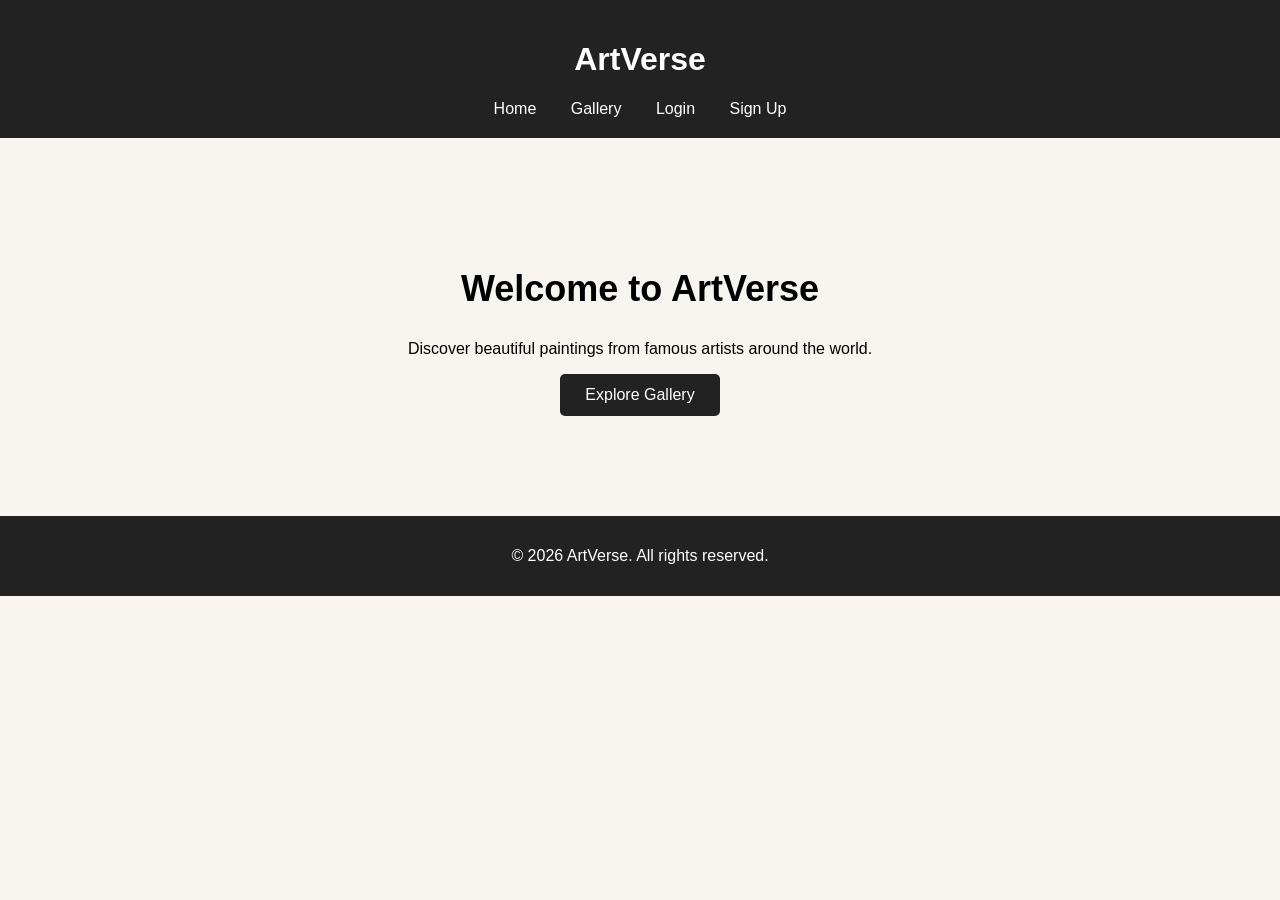
<file: index.html>
<!DOCTYPE html>
<html lang="en">
<head>
    <meta charset="UTF-8">
    <meta name="viewport" content="width=device-width, initial-scale=1.0">
    <title>ArtVerse - Home</title>
    <link rel="stylesheet" href="style.css">
</head>
<body>

    <header>
        <h1>ArtVerse</h1>
        <nav>
            <a href="index.html">Home</a>
            <a href="gallery.html">Gallery</a>
            <a href="login.html">Login</a>
            <a href="signup.html">Sign Up</a>
        </nav>
    </header>

    <main>
        <h2>Welcome to ArtVerse</h2>
        <p>Discover beautiful paintings from famous artists around the world.</p>
        <a href="gallery.html">Explore Gallery</a>
    </main>

    <footer>
        <p>&copy; 2026 ArtVerse. All rights reserved.</p>
    </footer>

</body>
</html>
</file>
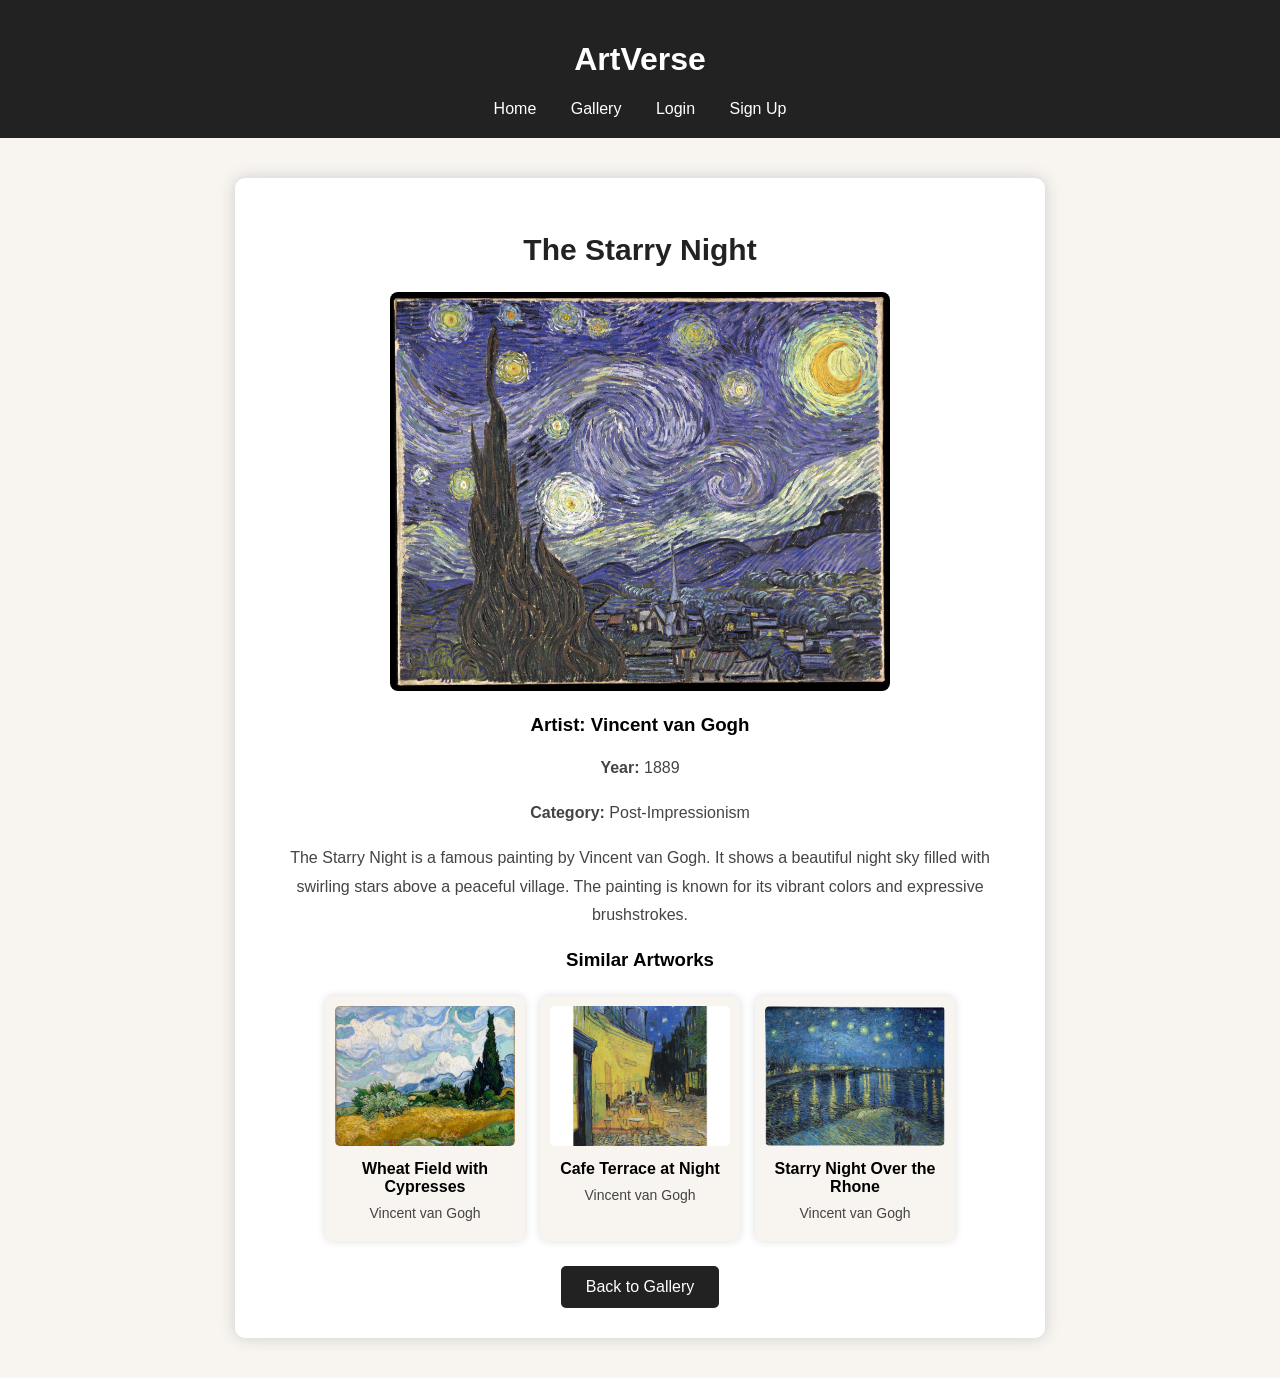
<file: art1.html>
<!DOCTYPE html>
<html lang="en">
<head>
    <meta charset="UTF-8">
    <meta name="viewport" content="width=device-width, initial-scale=1.0">
    <title>Starry Night - ArtVerse</title>
    <link rel="stylesheet" href="style.css">
</head>
<body>

<header>
    <h1>ArtVerse</h1>
    <nav>
        <a href="index.html">Home</a>
        <a href="gallery.html">Gallery</a>
        <a href="login.html">Login</a>
        <a href="signup.html">Sign Up</a>
    </nav>
</header>

<div class="art-details">
    <h2>The Starry Night</h2>
    <img src="images/starrynight.jpeg" alt="The Starry Night">

    <h3>Artist: Vincent van Gogh</h3>
    <p><b>Year:</b> 1889</p>
    <p><b>Category:</b> Post-Impressionism</p>

    <p>
        The Starry Night is a famous painting by Vincent van Gogh.
        It shows a beautiful night sky filled with swirling stars
        above a peaceful village. The painting is known for its
        vibrant colors and expressive brushstrokes.
    </p>

    
<h3>Similar Artworks</h3>

<div class="similar-gallery">

    <div class="similar-card">
        <img src="images/wheat.jpeg" alt="Wheat Field with Cypresses">
        <h4>Wheat Field with Cypresses</h4>
        <p>Vincent van Gogh</p>
    </div>

    <div class="similar-card">
        <img src="images/cafe.jpeg" alt="Cafe Terrace at Night">
        <h4>Cafe Terrace at Night</h4>
        <p>Vincent van Gogh</p>
    </div>

    <div class="similar-card">
        <img src="images/rhone.jpeg" alt="Starry Night Over the Rhone">
        <h4>Starry Night Over the Rhone</h4>
        <p>Vincent van Gogh</p>
    </div>

</div>


    <a href="gallery.html">Back to Gallery</a>
</div>

</body>
</html>
</file>
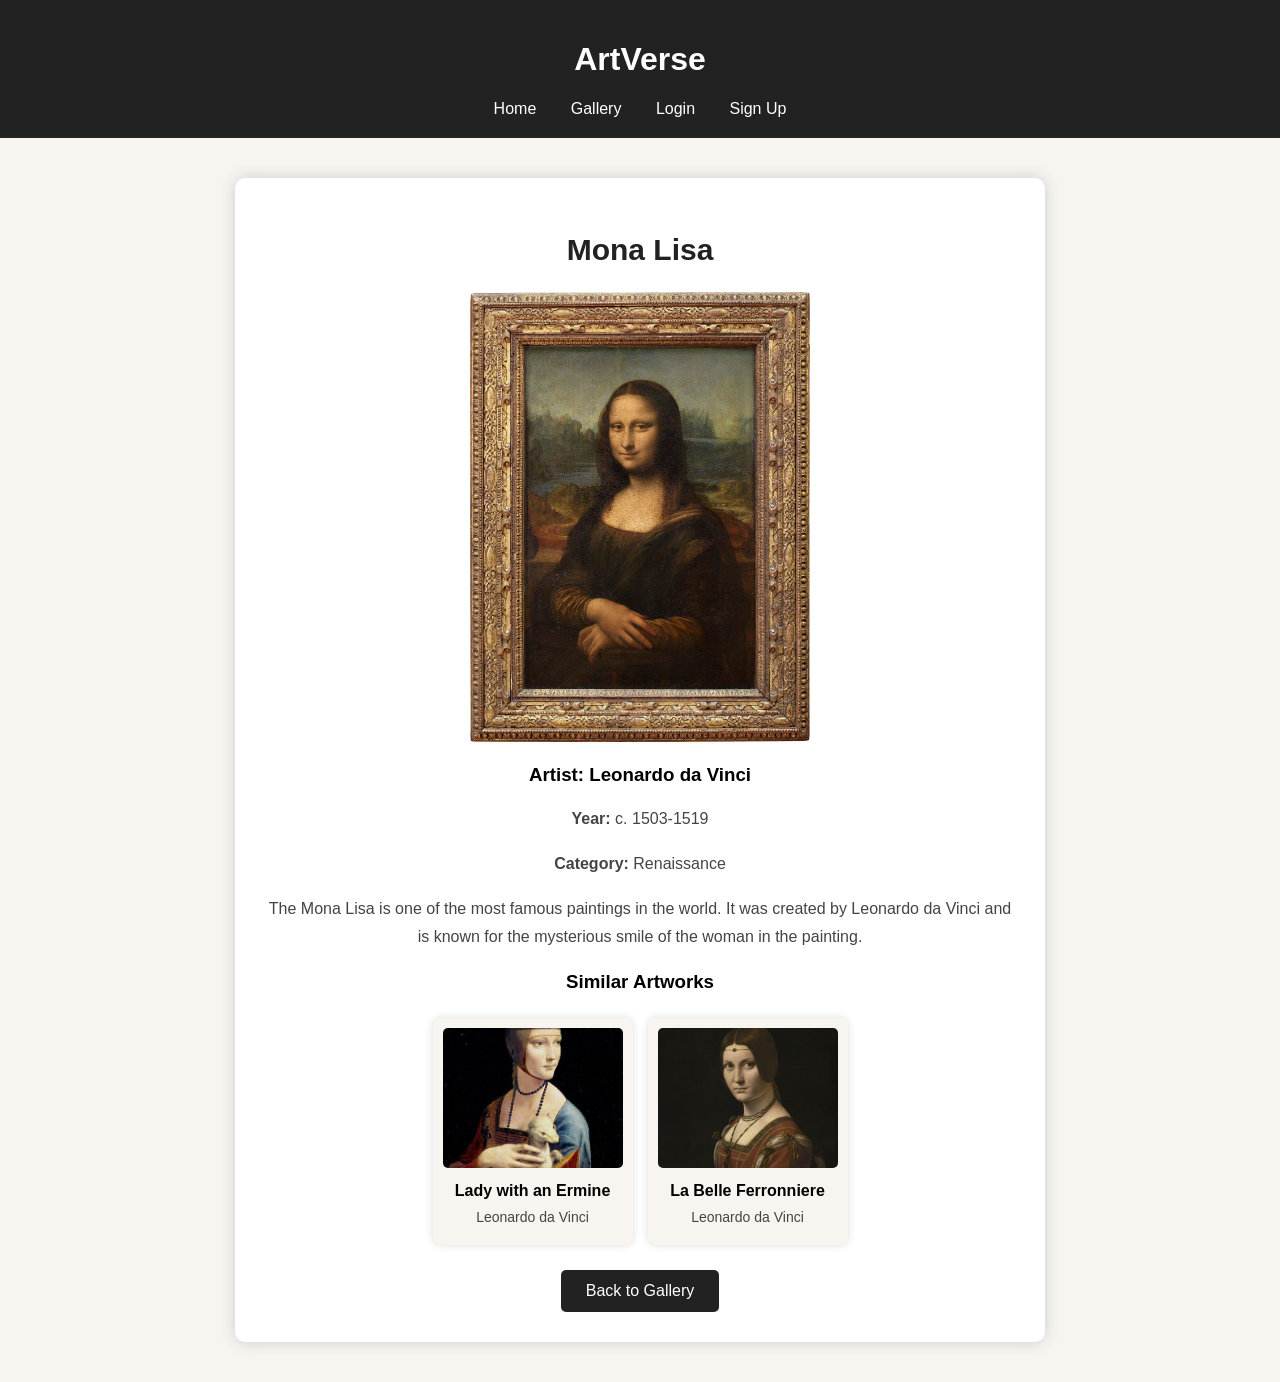
<file: art2.html>
<!DOCTYPE html>
<html lang="en">
<head>
    <meta charset="UTF-8">
    <meta name="viewport" content="width=device-width, initial-scale=1.0">
    <title>Mona Lisa - ArtVerse</title>
    <link rel="stylesheet" href="style.css">
</head>
<body>

<header>
    <h1>ArtVerse</h1>
    <nav>
        <a href="index.html">Home</a>
        <a href="gallery.html">Gallery</a>
        <a href="login.html">Login</a>
        <a href="signup.html">Sign Up</a>
    </nav>
</header>

<div class="art-details">
    <h2>Mona Lisa</h2>
    <img src="images/monalisa.jpeg" alt="Mona Lisa">

    <h3>Artist: Leonardo da Vinci</h3>
    <p><b>Year:</b> c. 1503-1519</p>
    <p><b>Category:</b> Renaissance</p>

    <p>
        The Mona Lisa is one of the most famous paintings
        in the world. It was created by Leonardo da Vinci
        and is known for the mysterious smile of the woman
        in the painting.
    </p>

    
<h3>Similar Artworks</h3>

<div class="similar-gallery">

    <div class="similar-card">
        <img src="images/ermine.jpeg" alt="Lady with an Ermine">
        <h4>Lady with an Ermine</h4>
        <p>Leonardo da Vinci</p>
    </div>

    <div class="similar-card">
        <img src="images/belle.jpeg" alt="La Belle Ferronniere">
        <h4>La Belle Ferronniere</h4>
        <p>Leonardo da Vinci</p>
    </div>

</div>


    <a href="gallery.html">Back to Gallery</a>
</div>

</body>
</html>
</file>
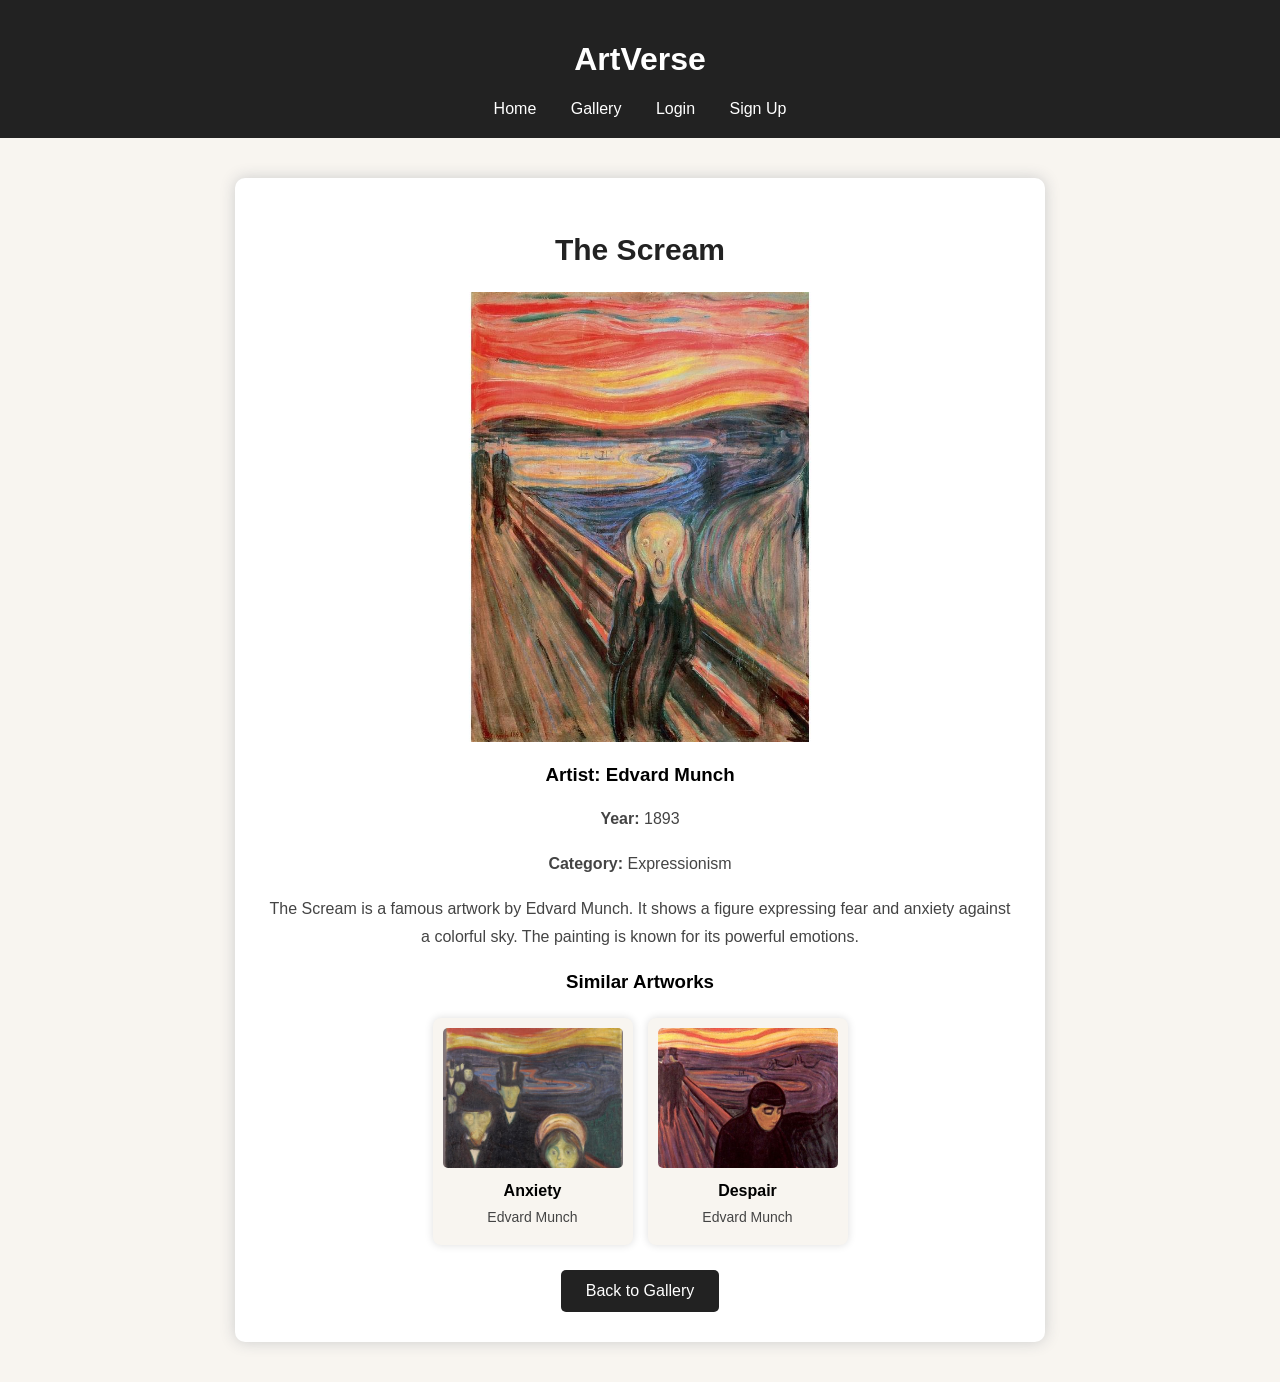
<file: art3.html>
<!DOCTYPE html>
<html lang="en">
<head>
    <meta charset="UTF-8">
    <meta name="viewport" content="width=device-width, initial-scale=1.0">
    <title>The Scream - ArtVerse</title>
    <link rel="stylesheet" href="style.css">
</head>
<body>

<header>
    <h1>ArtVerse</h1>
    <nav>
        <a href="index.html">Home</a>
        <a href="gallery.html">Gallery</a>
        <a href="login.html">Login</a>
        <a href="signup.html">Sign Up</a>
    </nav>
</header>

<div class="art-details">
    <h2>The Scream</h2>
    <img src="images/scream.jpeg" alt="The Scream">

    <h3>Artist: Edvard Munch</h3>
    <p><b>Year:</b> 1893</p>
    <p><b>Category:</b> Expressionism</p>

    <p>
        The Scream is a famous artwork by Edvard Munch.
        It shows a figure expressing fear and anxiety
        against a colorful sky. The painting is known
        for its powerful emotions.
    </p>

    
<h3>Similar Artworks</h3>

<div class="similar-gallery">

    <div class="similar-card">
        <img src="images/anxiety.jpeg" alt="Anxiety">
        <h4>Anxiety</h4>
        <p>Edvard Munch</p>
    </div>

    <div class="similar-card">
        <img src="images/despair.jpeg" alt="Despair">
        <h4>Despair</h4>
        <p>Edvard Munch</p>
    </div>

</div>


    <a href="gallery.html">Back to Gallery</a>
</div>

</body>
</html>
</file>
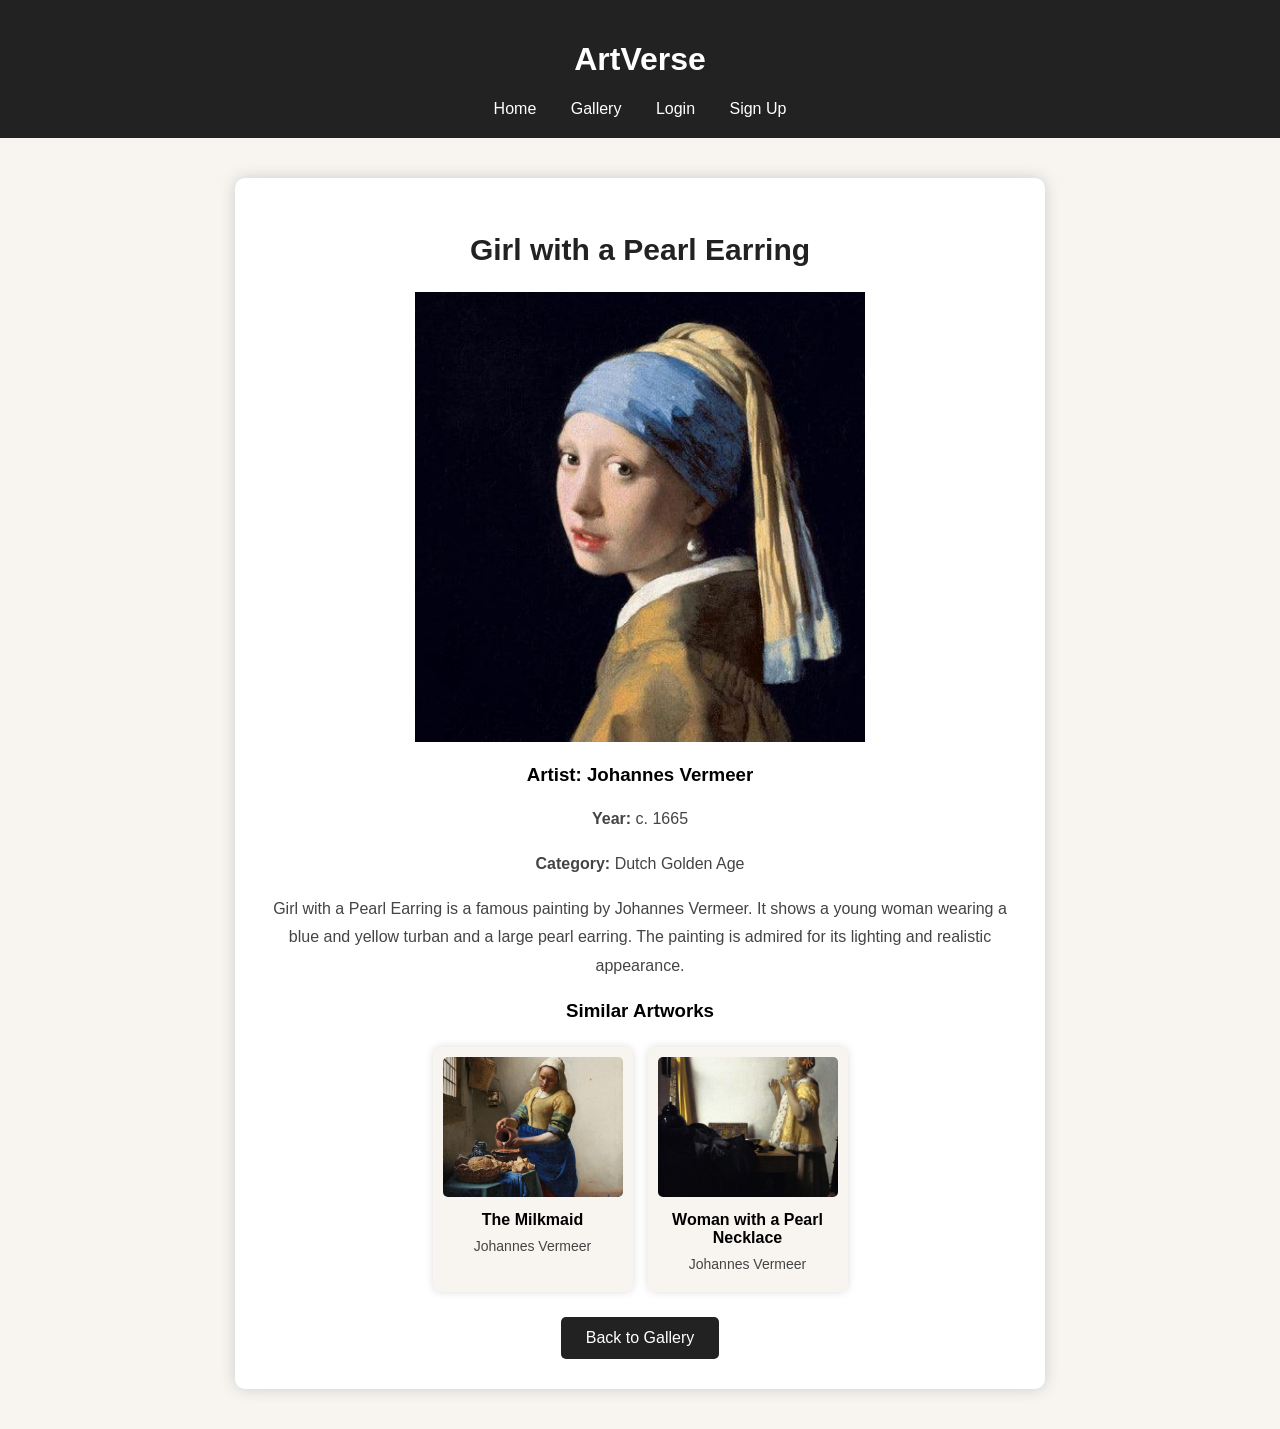
<file: art4.html>
<!DOCTYPE html>
<html lang="en">
<head>
    <meta charset="UTF-8">
    <meta name="viewport" content="width=device-width, initial-scale=1.0">
    <title>Girl with a Pearl Earring - ArtVerse</title>
    <link rel="stylesheet" href="style.css">
</head>
<body>

<header>
    <h1>ArtVerse</h1>
    <nav>
        <a href="index.html">Home</a>
        <a href="gallery.html">Gallery</a>
        <a href="login.html">Login</a>
        <a href="signup.html">Sign Up</a>
    </nav>
</header>

<div class="art-details">
    <h2>Girl with a Pearl Earring</h2>
    <img src="images/girl.jpeg" alt="Girl with a Pearl Earring">

    <h3>Artist: Johannes Vermeer</h3>
    <p><b>Year:</b> c. 1665</p>
    <p><b>Category:</b> Dutch Golden Age</p>

    <p>
        Girl with a Pearl Earring is a famous painting
        by Johannes Vermeer. It shows a young woman
        wearing a blue and yellow turban and a large
        pearl earring. The painting is admired for
        its lighting and realistic appearance.
    </p>

    
<h3>Similar Artworks</h3>

<div class="similar-gallery">

    <div class="similar-card">
        <img src="images/milkmaid.jpeg" alt="The Milkmaid">
        <h4>The Milkmaid</h4>
        <p>Johannes Vermeer</p>
    </div>

    <div class="similar-card">
        <img src="images/necklace.jpeg" alt="Woman with a Pearl Necklace">
        <h4>Woman with a Pearl Necklace</h4>
        <p>Johannes Vermeer</p>
    </div>

</div>


    <a href="gallery.html">Back to Gallery</a>
</div>

</body>
</html>
</file>
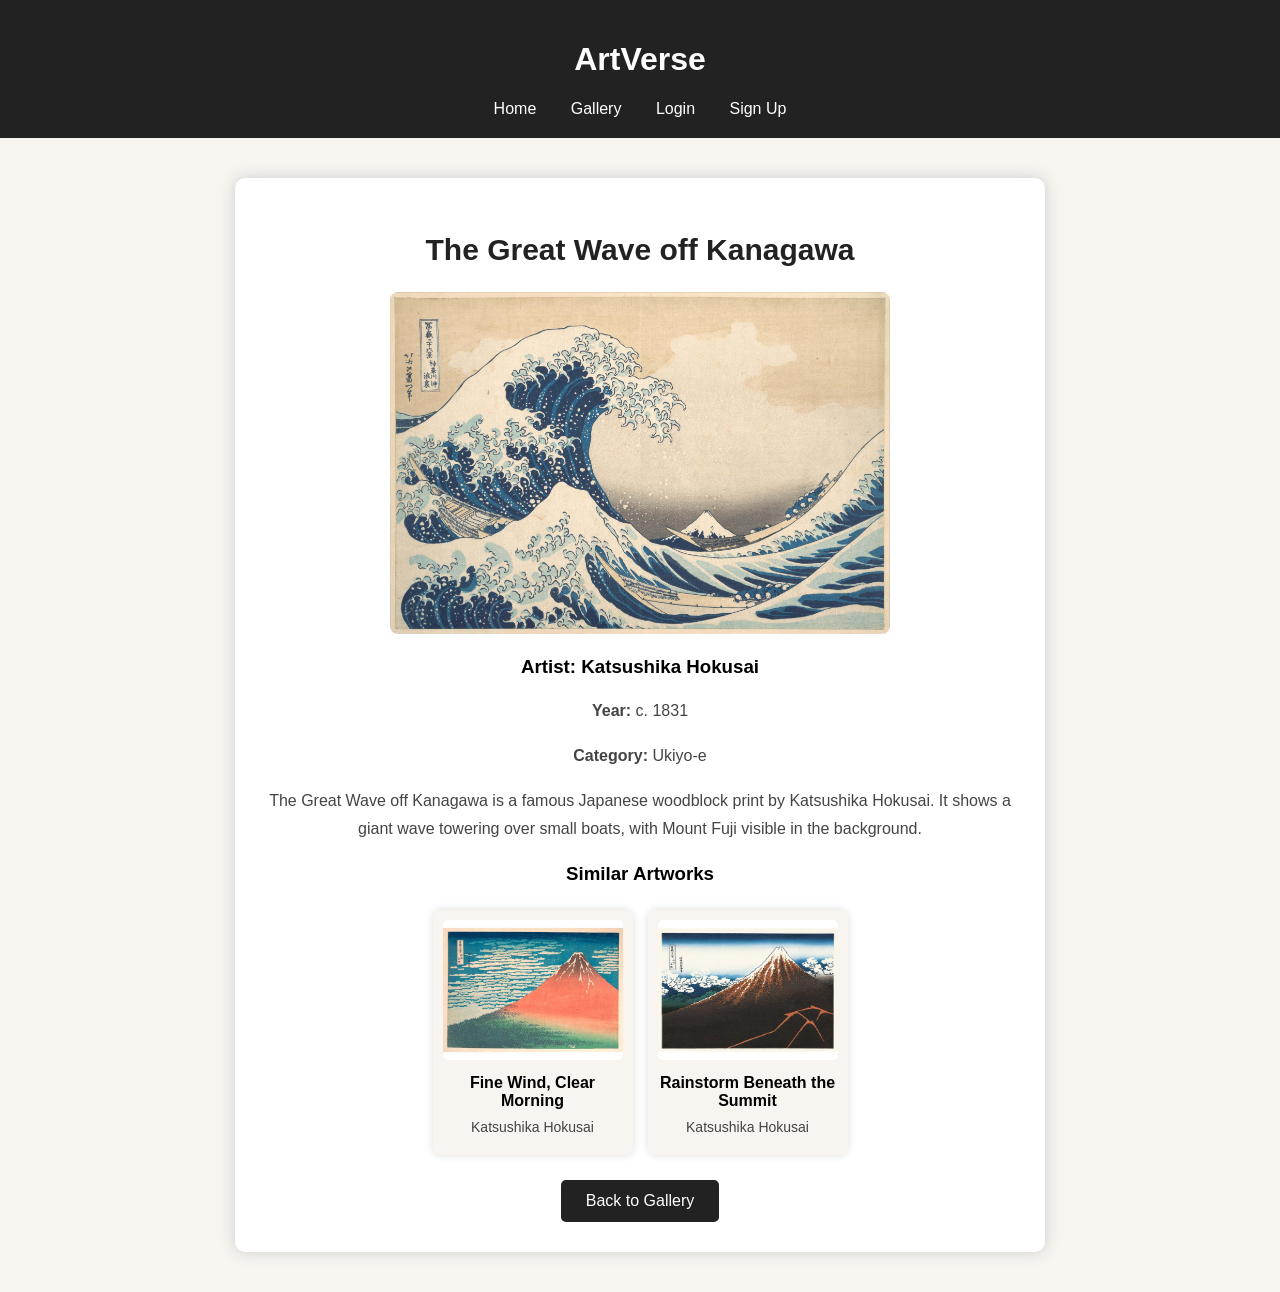
<file: art5.html>
<!DOCTYPE html>
<html lang="en">
<head>
    <meta charset="UTF-8">
    <meta name="viewport" content="width=device-width, initial-scale=1.0">
    <title>The Great Wave - ArtVerse</title>
    <link rel="stylesheet" href="style.css">
</head>
<body>

<header>
    <h1>ArtVerse</h1>
    <nav>
        <a href="index.html">Home</a>
        <a href="gallery.html">Gallery</a>
        <a href="login.html">Login</a>
        <a href="signup.html">Sign Up</a>
    </nav>
</header>

<div class="art-details">
    <h2>The Great Wave off Kanagawa</h2>
    <img src="images/wave.jpeg" alt="The Great Wave">

    <h3>Artist: Katsushika Hokusai</h3>
    <p><b>Year:</b> c. 1831</p>
    <p><b>Category:</b> Ukiyo-e</p>

    <p>
        The Great Wave off Kanagawa is a famous Japanese
        woodblock print by Katsushika Hokusai.
        It shows a giant wave towering over small boats,
        with Mount Fuji visible in the background.
    </p>

    
<h3>Similar Artworks</h3>

<div class="similar-gallery">

    <div class="similar-card">
        <img src="images/fuji.jpeg" alt="Fine Wind, Clear Morning">
        <h4>Fine Wind, Clear Morning</h4>
        <p>Katsushika Hokusai</p>
    </div>

    <div class="similar-card">
        <img src="images/rainstorm.jpeg" alt="Rainstorm Beneath the Summit">
        <h4>Rainstorm Beneath the Summit</h4>
        <p>Katsushika Hokusai</p>
    </div>

</div>


    <a href="gallery.html">Back to Gallery</a>
</div>

</body>
</html>
</file>
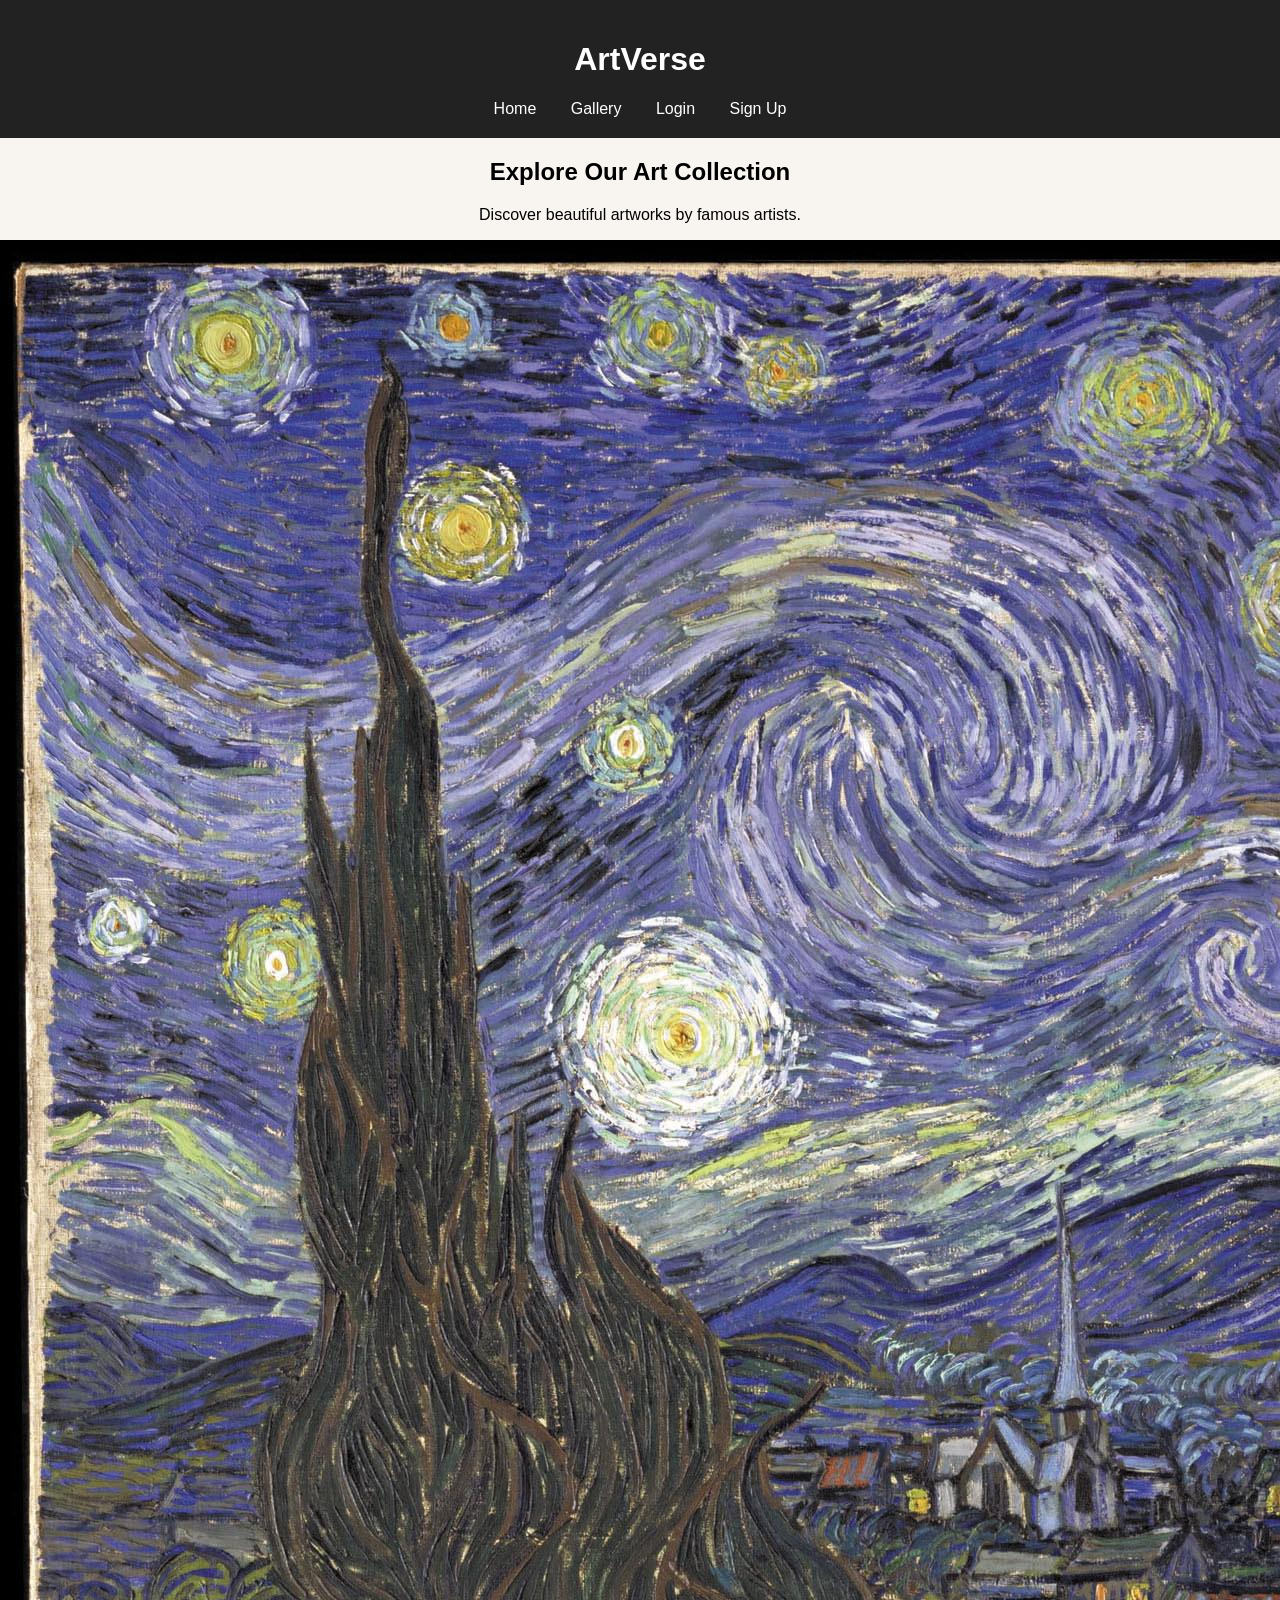
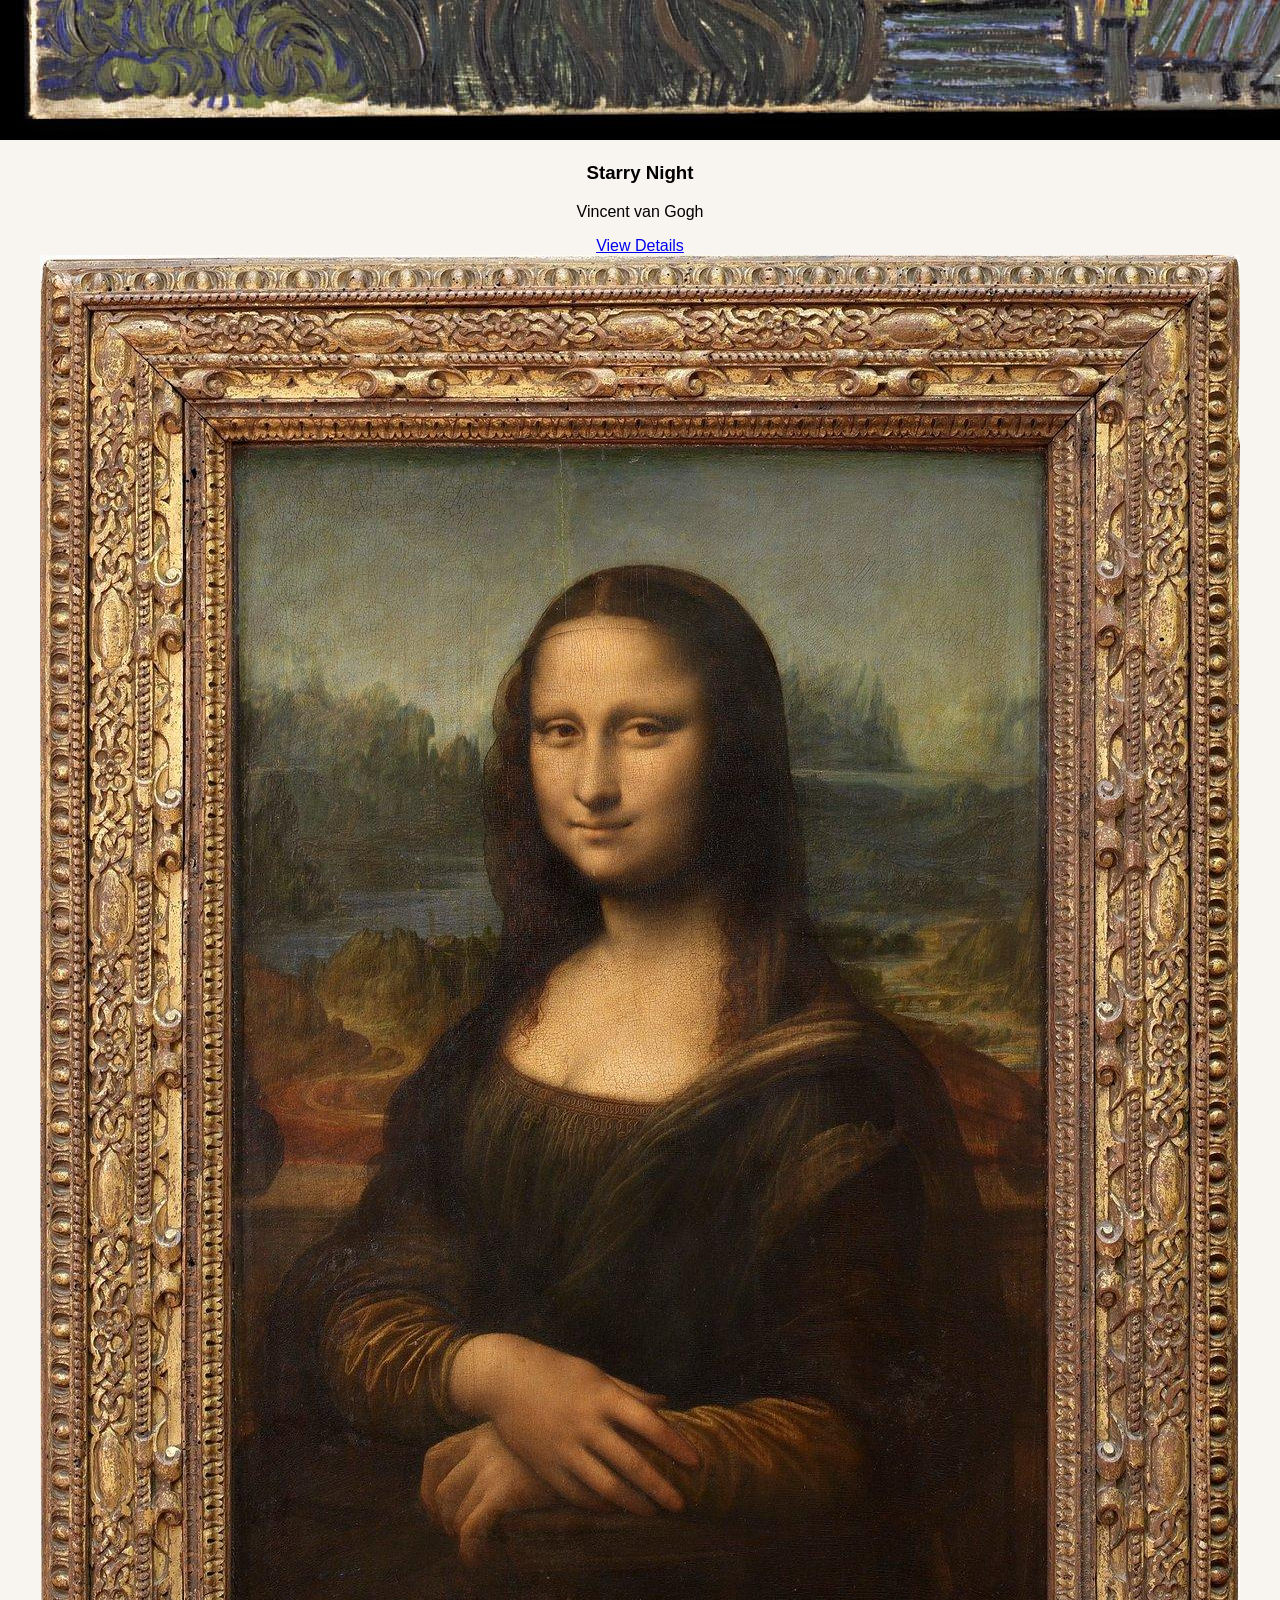
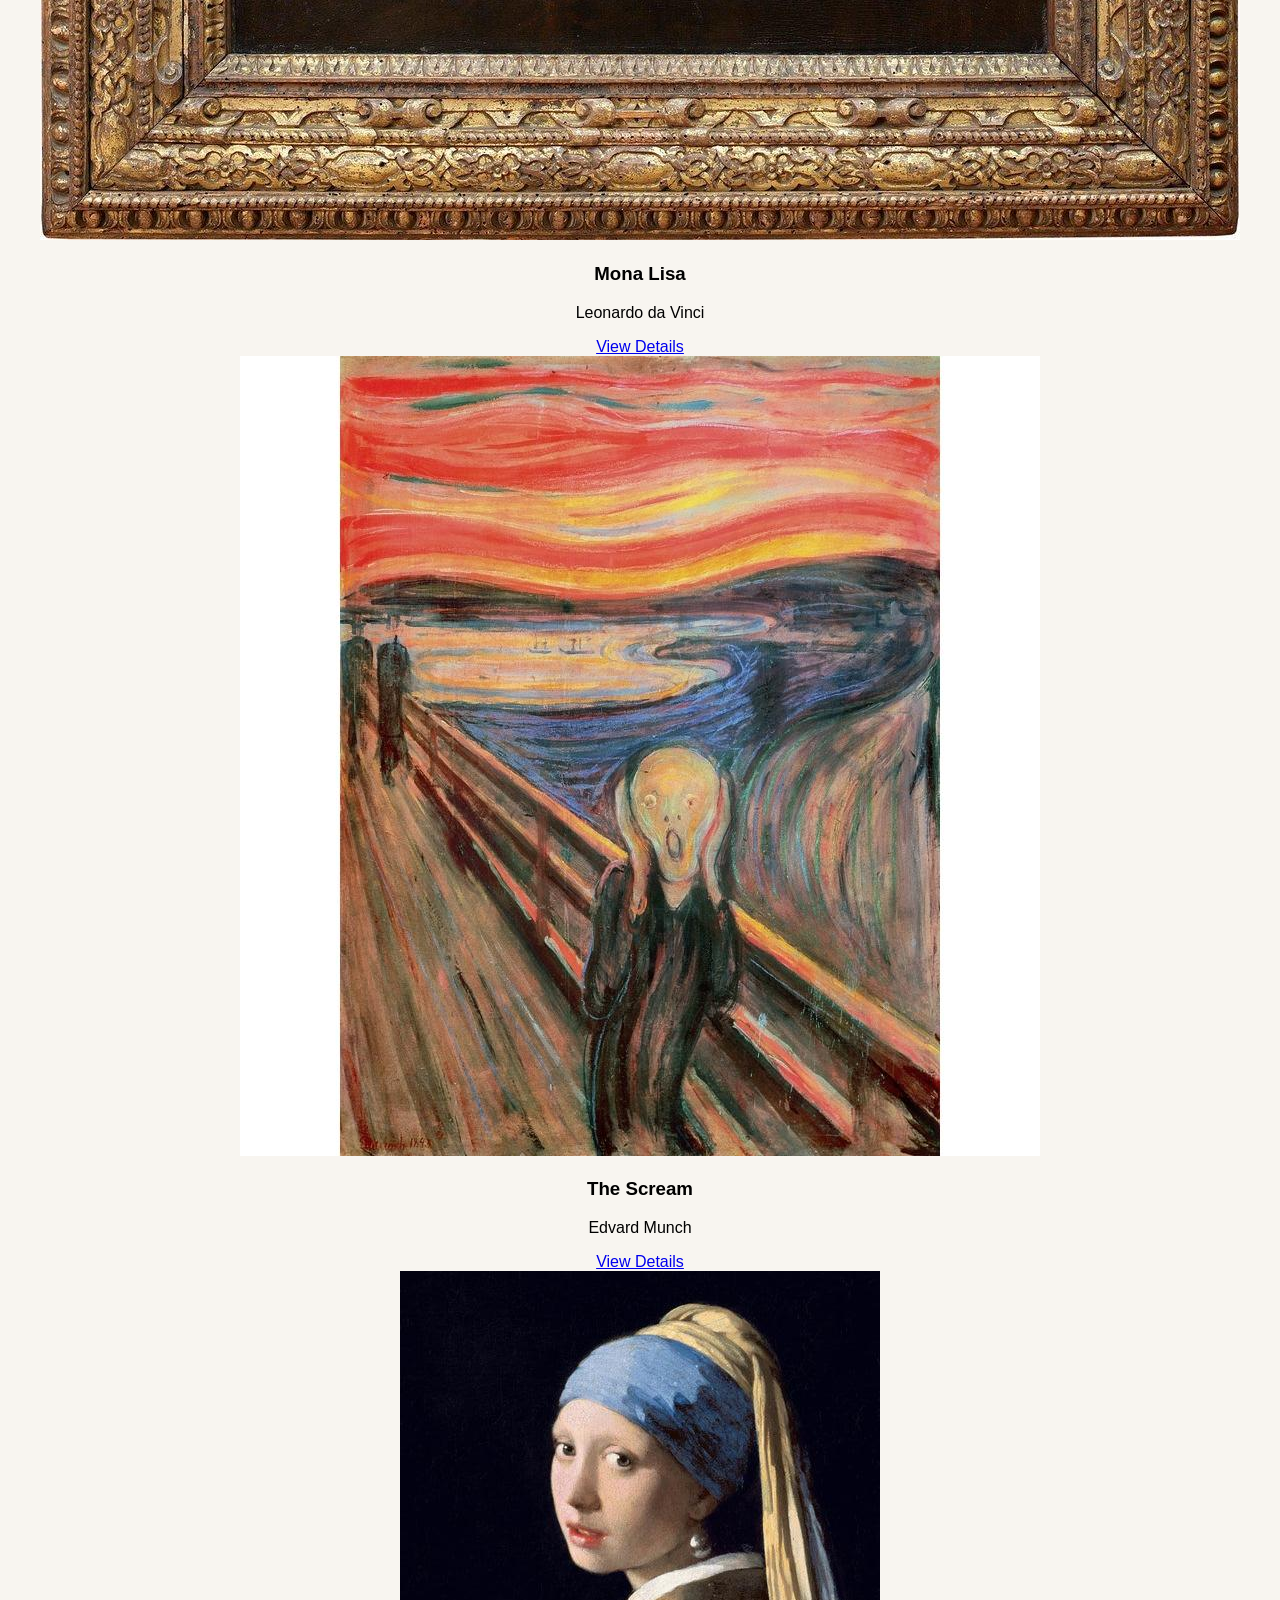
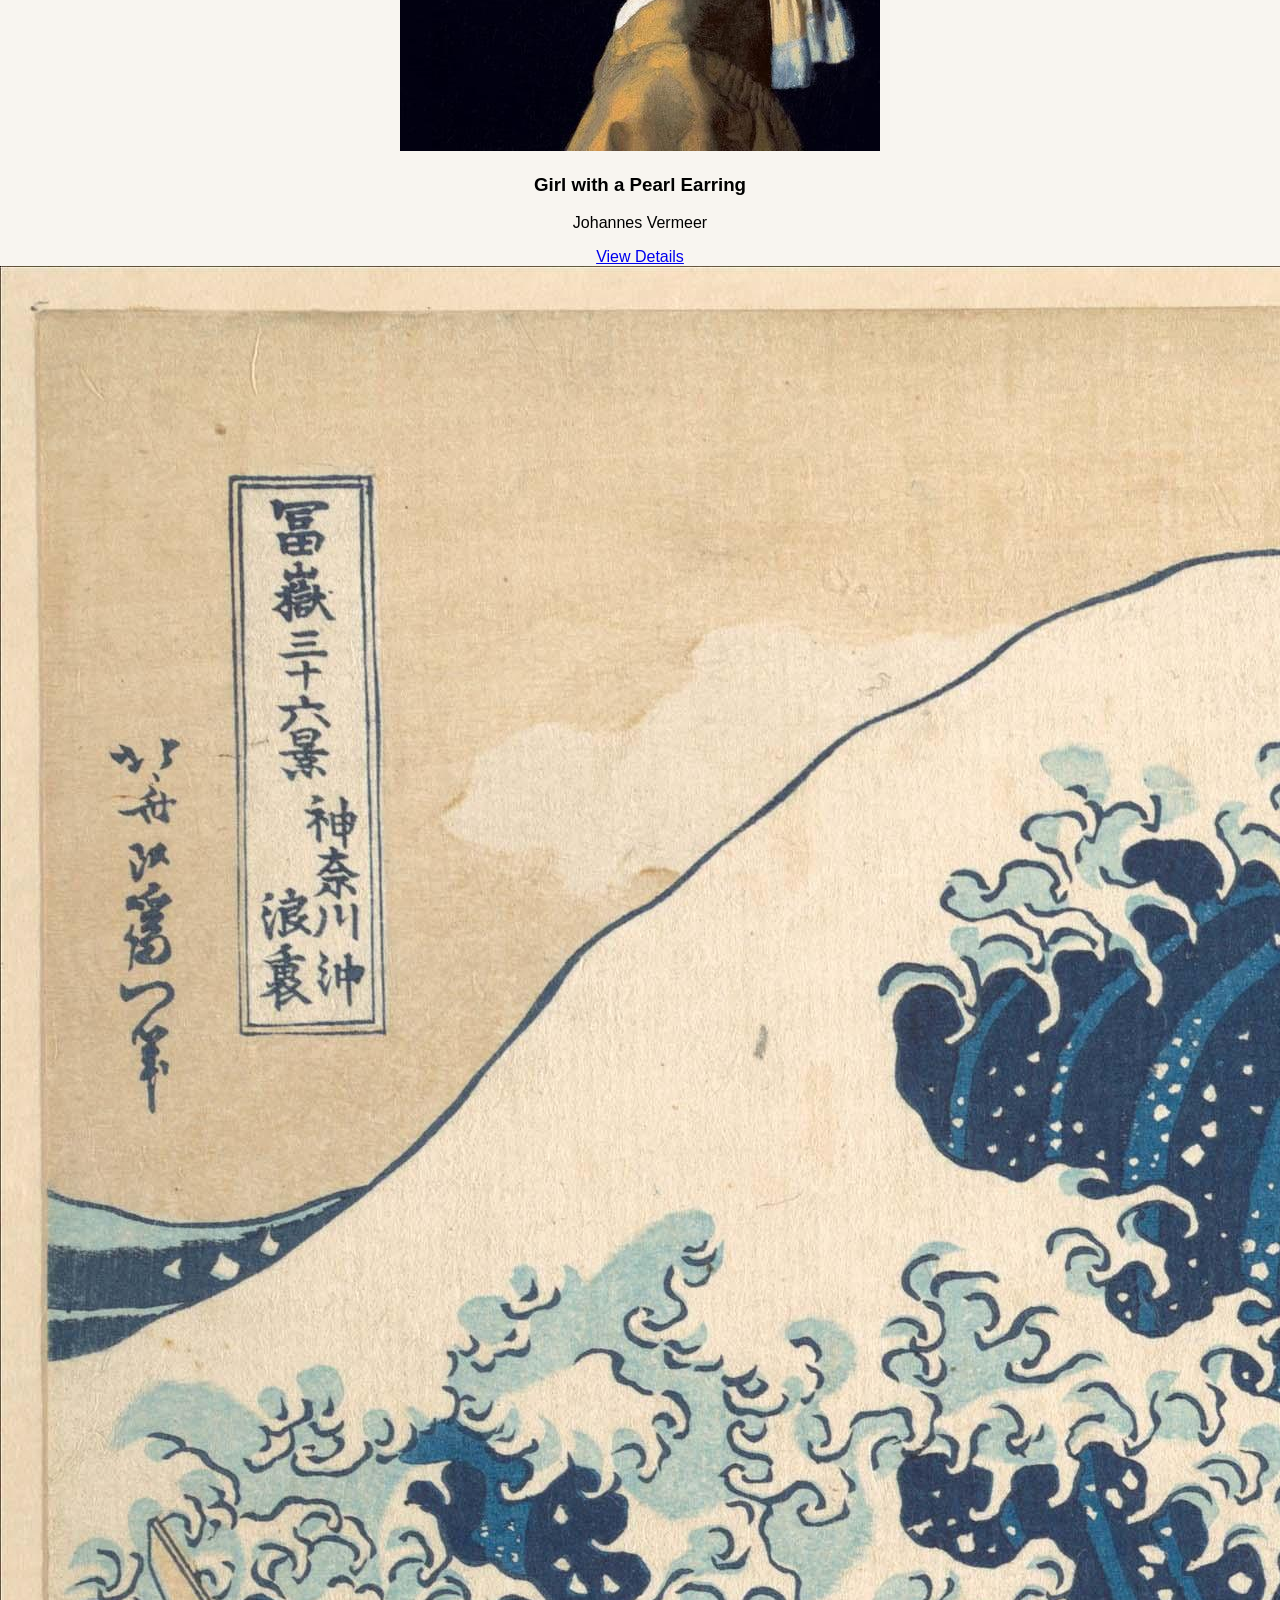
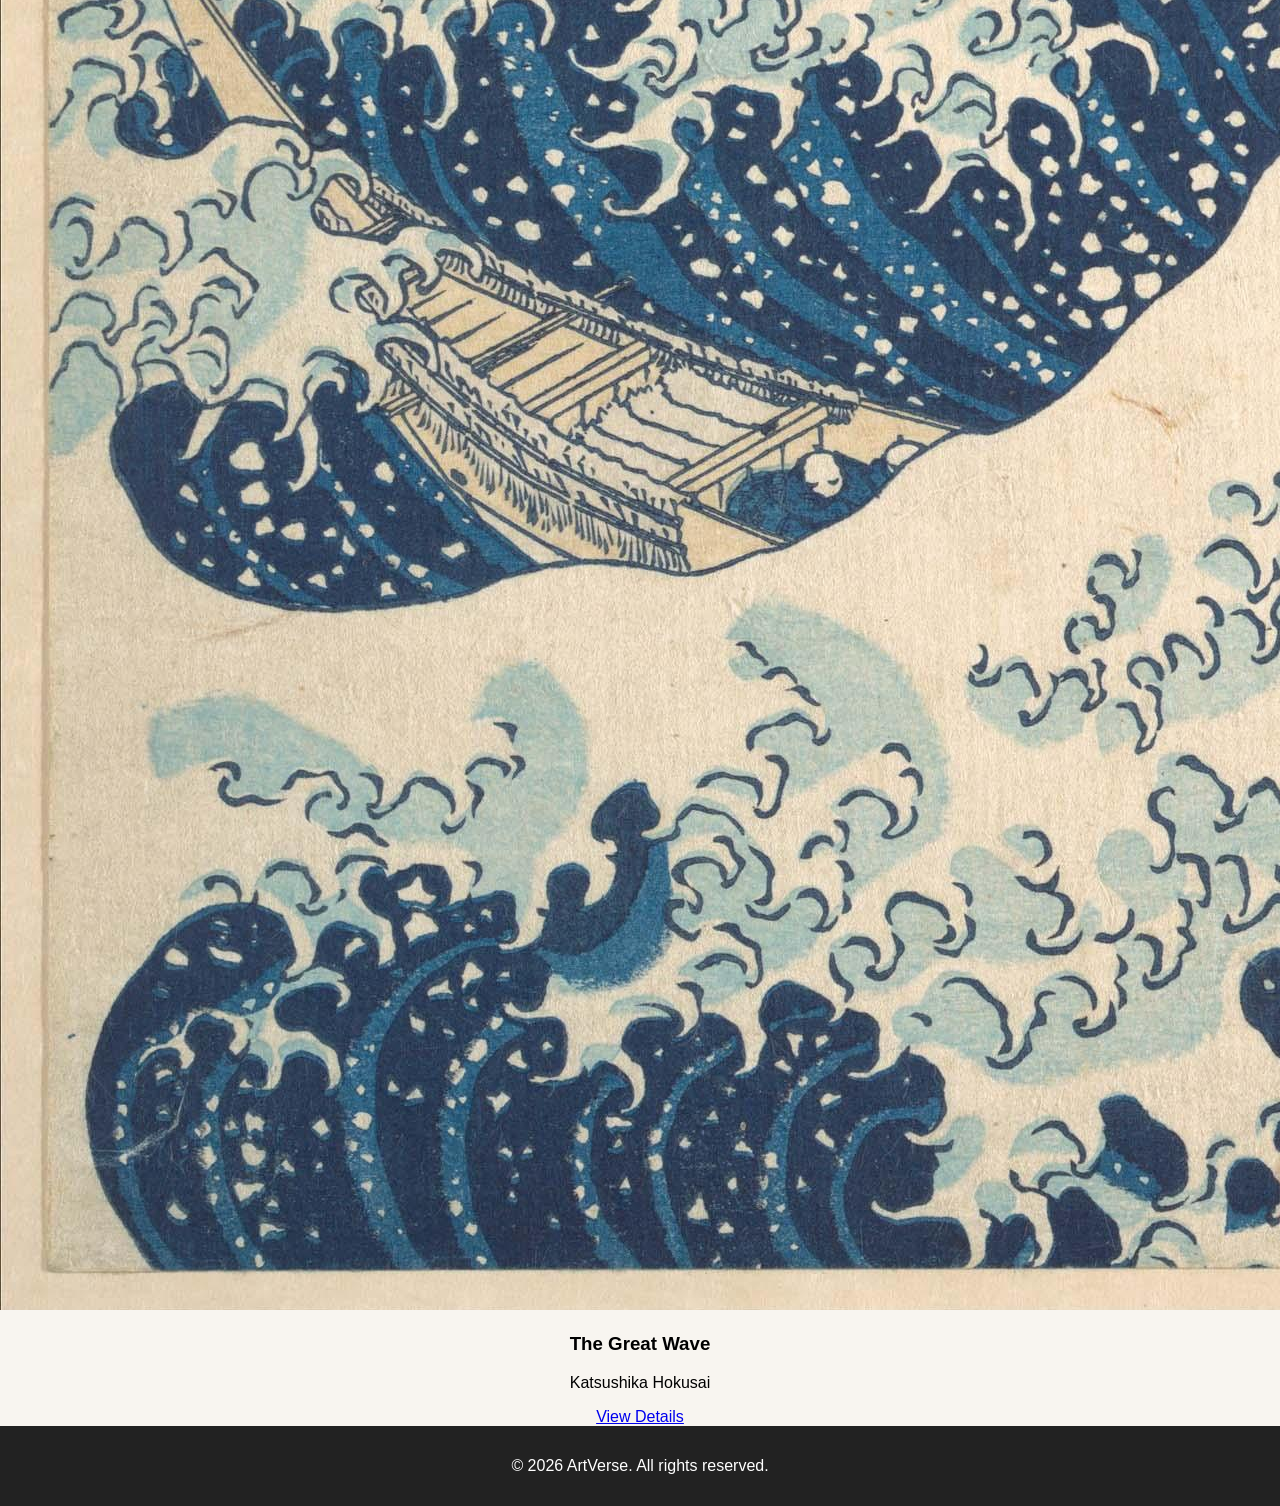
<file: gallery.html>
<!DOCTYPE html>
<html lang="en">
<head>
    <meta charset="UTF-8">
    <meta name="viewport" content="width=device-width, initial-scale=1.0">
    <title>Art Gallery - ArtVerse</title>
    <link rel="stylesheet" href="style.css">
</head>
<body>

<header>
    <h1>ArtVerse</h1>
    <nav>
        <a href="index.html">Home</a>
        <a href="gallery.html">Gallery</a>
        <a href="login.html">Login</a>
        <a href="signup.html">Sign Up</a>
    </nav>
</header>

<h2>Explore Our Art Collection</h2>
<p>Discover beautiful artworks by famous artists.</p>

<div class="gallery">

    <div class="art-card">
        <img src="images/starrynight.jpeg" alt="Starry Night">
        <h3>Starry Night</h3>
        <p>Vincent van Gogh</p>
        <a href="art1.html">View Details</a>
    </div>

    <div class="art-card">
        <img src="images/monalisa.jpeg" alt="Mona Lisa">
        <h3>Mona Lisa</h3>
        <p>Leonardo da Vinci</p>
        <a href="art2.html">View Details</a>
    </div>

    <div class="art-card">
        <img src="images/scream.jpeg" alt="The Scream">
        <h3>The Scream</h3>
        <p>Edvard Munch</p>
        <a href="art3.html">View Details</a>
    </div>

    <div class="art-card">
        <img src="images/girl.jpeg" alt="Girl with a Pearl Earring">
        <h3>Girl with a Pearl Earring</h3>
        <p>Johannes Vermeer</p>
        <a href="art4.html">View Details</a>
    </div>

    <div class="art-card">
        <img src="images/wave.jpeg" alt="The Great Wave">
        <h3>The Great Wave</h3>
        <p>Katsushika Hokusai</p>
        <a href="art5.html">View Details</a>
    </div>

</div>

<footer>
    <p>&copy; 2026 ArtVerse. All rights reserved.</p>
</footer>

</body>
</html>
</file>
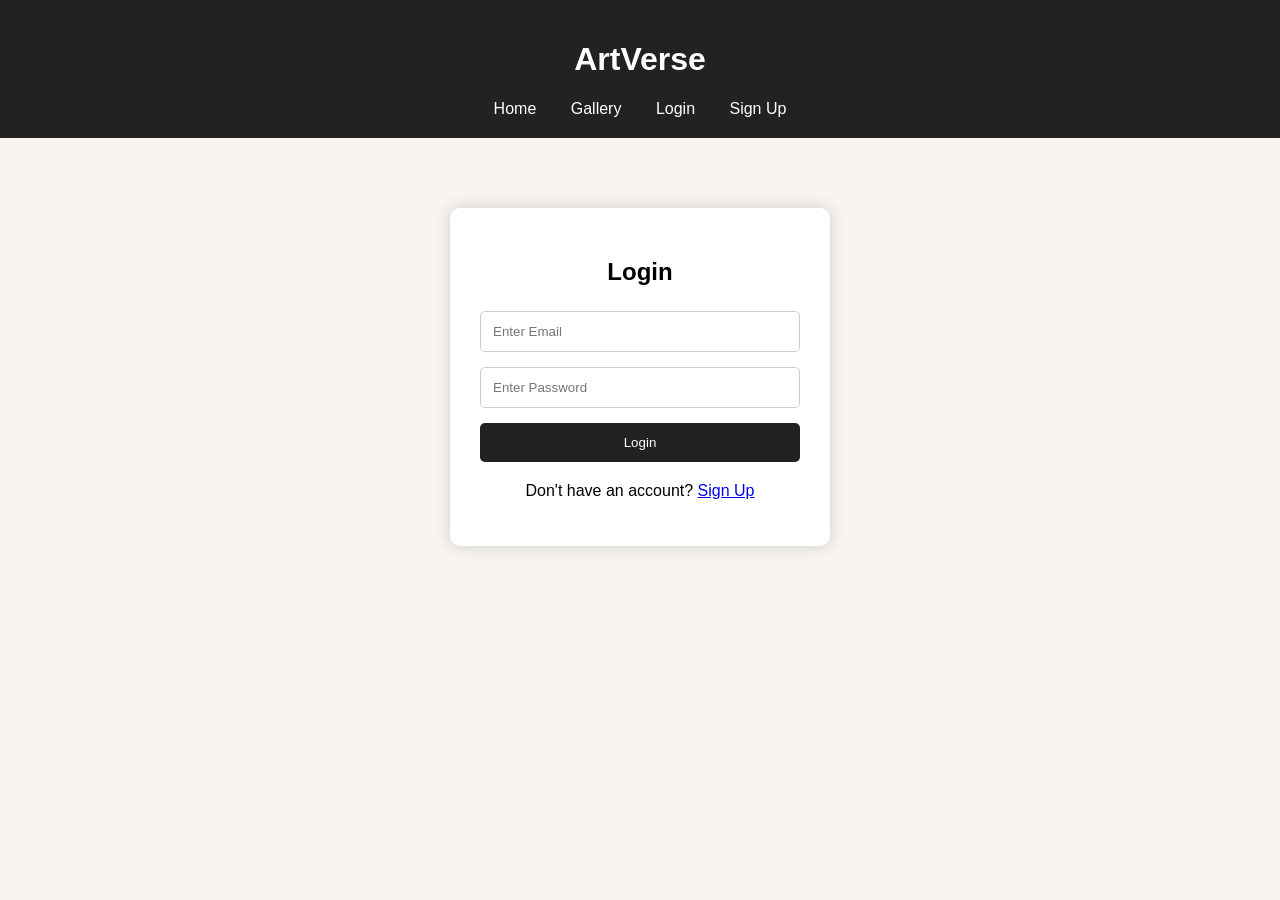
<file: login.html>
<!DOCTYPE html>
<html lang="en">
<head>
    <meta charset="UTF-8">
    <meta name="viewport" content="width=device-width, initial-scale=1.0">
    <title>Login - ArtVerse</title>
    <link rel="stylesheet" href="style.css">
</head>
<body>

    <header>
        <h1>ArtVerse</h1>
        <nav>
            <a href="index.html">Home</a>
            <a href="gallery.html">Gallery</a>
            <a href="login.html">Login</a>
            <a href="signup.html">Sign Up</a>
        </nav>
    </header>

    <div class="form-box">
        <h2>Login</h2>

        <form id="loginForm">
            <input type="email" id="loginEmail"
                   placeholder="Enter Email" required>

            <input type="password" id="loginPassword"
                   placeholder="Enter Password" required>

            <button type="submit">Login</button>
        </form>

        <p>Don't have an account?
            <a href="signup.html">Sign Up</a>
        </p>
    </div>

    <script src="script.js"></script>
</body>
</html>
</file>
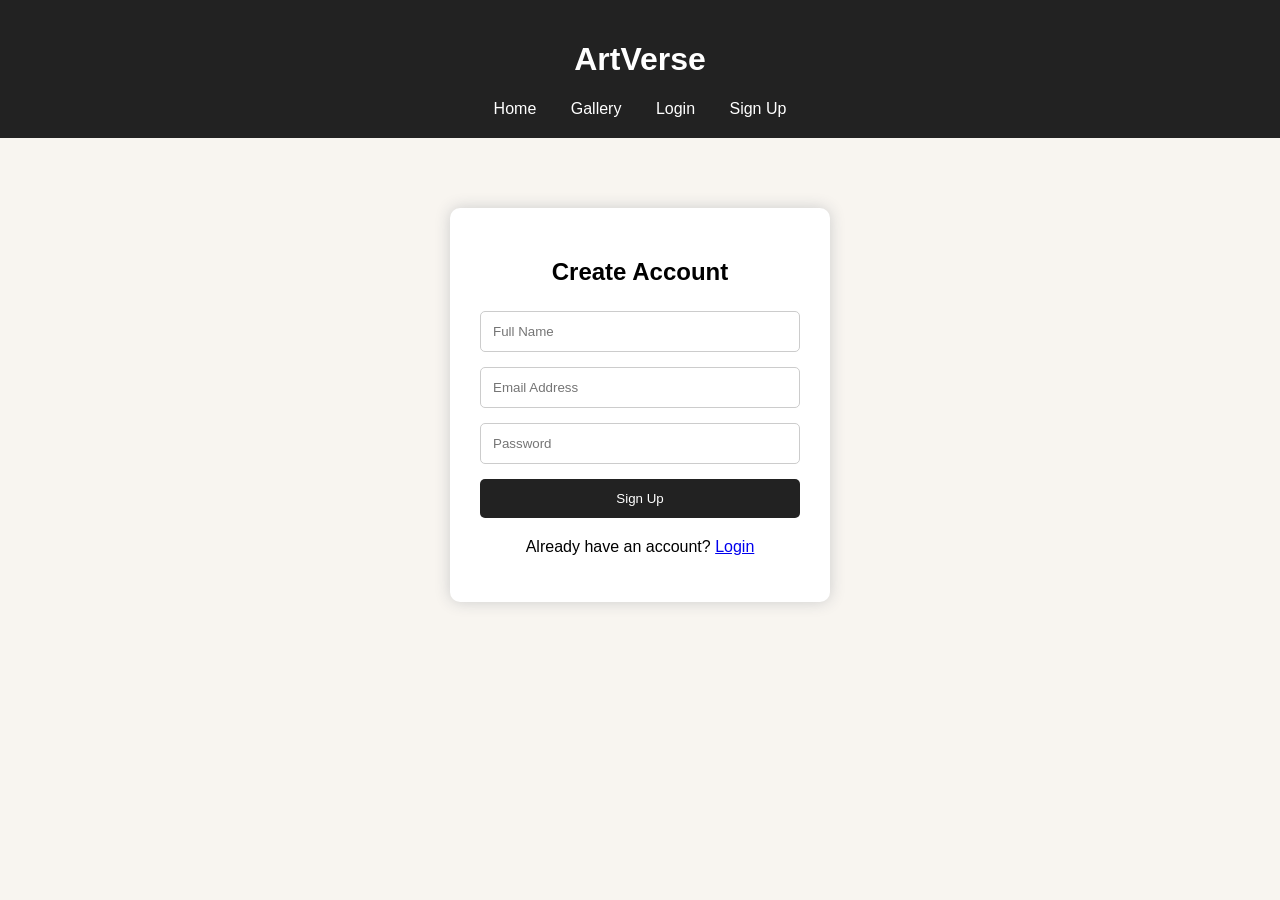
<file: signup.html>
<!DOCTYPE html>
<html lang="en">
<head>
    <meta charset="UTF-8">
    <meta name="viewport" content="width=device-width, initial-scale=1.0">
    <title>Sign Up - ArtVerse</title>
    <link rel="stylesheet" href="style.css">
</head>
<body>

    <header>
        <h1>ArtVerse</h1>
        <nav>
            <a href="index.html">Home</a>
            <a href="gallery.html">Gallery</a>
            <a href="login.html">Login</a>
            <a href="signup.html">Sign Up</a>
        </nav>
    </header>

    <div class="form-box">
        <h2>Create Account</h2>

        <form id="signupForm">
            <input type="text" id="signupName"
                   placeholder="Full Name" required>

            <input type="email" id="signupEmail"
                   placeholder="Email Address" required>

            <input type="password" id="signupPassword"
                   placeholder="Password" minlength="6" required>

            <button type="submit">Sign Up</button>
        </form>

        <p>Already have an account?
            <a href="login.html">Login</a>
        </p>
    </div>

    <script src="script.js"></script>
</body>
</html>
</file>
<file: style.css>
body {
    margin: 0;
    font-family: Arial, sans-serif;
    background-color: #f8f5f0;
    text-align: center;
}

header {
    background-color: #222;
    color: white;
    padding: 20px;
}

nav a {
    color: white;
    text-decoration: none;
    margin: 15px;
}

nav a:hover {
    color: gold;
}

main {
    padding: 100px 20px;
}

main h2 {
    font-size: 36px;
}

main a {
    display: inline-block;
    padding: 12px 25px;
    background-color: #222;
    color: white;
    text-decoration: none;
    border-radius: 5px;
}

footer {
    background-color: #222;
    color: white;
    padding: 15px;
}

.form-box {
    background-color: white;
    width: 320px;
    max-width: 85%;
    margin: 70px auto;
    padding: 30px;
    border-radius: 10px;
    box-shadow: 0 0 15px #ccc;
}

.form-box h2 {
    margin-bottom: 25px;
}

.form-box input {
    width: 100%;
    padding: 12px;
    margin-bottom: 15px;
    border: 1px solid #ccc;
    border-radius: 5px;
    box-sizing: border-box;
}

.form-box button {
    width: 100%;
    padding: 12px;
    background-color: #222;
    color: white;
    border: none;
    border-radius: 5px;
    cursor: pointer;
}

.form-box button:hover {
    background-color: #555;
}

.form-box p {
    margin-top: 20px;
}

/* Individual Artwork Pages */

.art-details {
    background-color: white;
    max-width: 750px;
    margin: 40px auto;
    padding: 30px;
    border-radius: 10px;
    box-shadow: 0 0 15px #ccc;
}

.art-details img {
    width: 100%;
    max-width: 500px;
    max-height: 450px;
    object-fit: contain;
    border-radius: 8px;
}

.art-details h2 {
    font-size: 30px;
    color: #222;
}

.art-details p {
    line-height: 1.8;
    color: #444;
}

.similar-art {
    background-color: #f8f5f0;
    padding: 15px;
    border-radius: 8px;
    margin-bottom: 25px;
}

.art-details a {
    display: inline-block;
    background-color: #222;
    color: white;
    padding: 12px 25px;
    text-decoration: none;
    border-radius: 5px;
}

.art-details a:hover {
    background-color: #555;
}

@media (max-width: 600px) {
    .art-details {
        margin: 20px 12px;
        padding: 20px;
    }
}

/* Similar Artwork Cards */

.similar-gallery {
    display: flex;
    justify-content: center;
    flex-wrap: wrap;
    gap: 15px;
    margin: 25px 0;
}

.similar-card {
    background: #f8f5f0;
    width: 180px;
    padding: 10px;
    border-radius: 8px;
    box-shadow: 0 0 8px #ddd;
}

.similar-card img {
    width: 100%;
    height: 140px;
    object-fit: cover;
    border-radius: 5px;
}

.similar-card h4 {
    margin: 10px 0 5px;
}

.similar-card p {
    font-size: 14px;
    margin: 5px 0;
}
</file>
